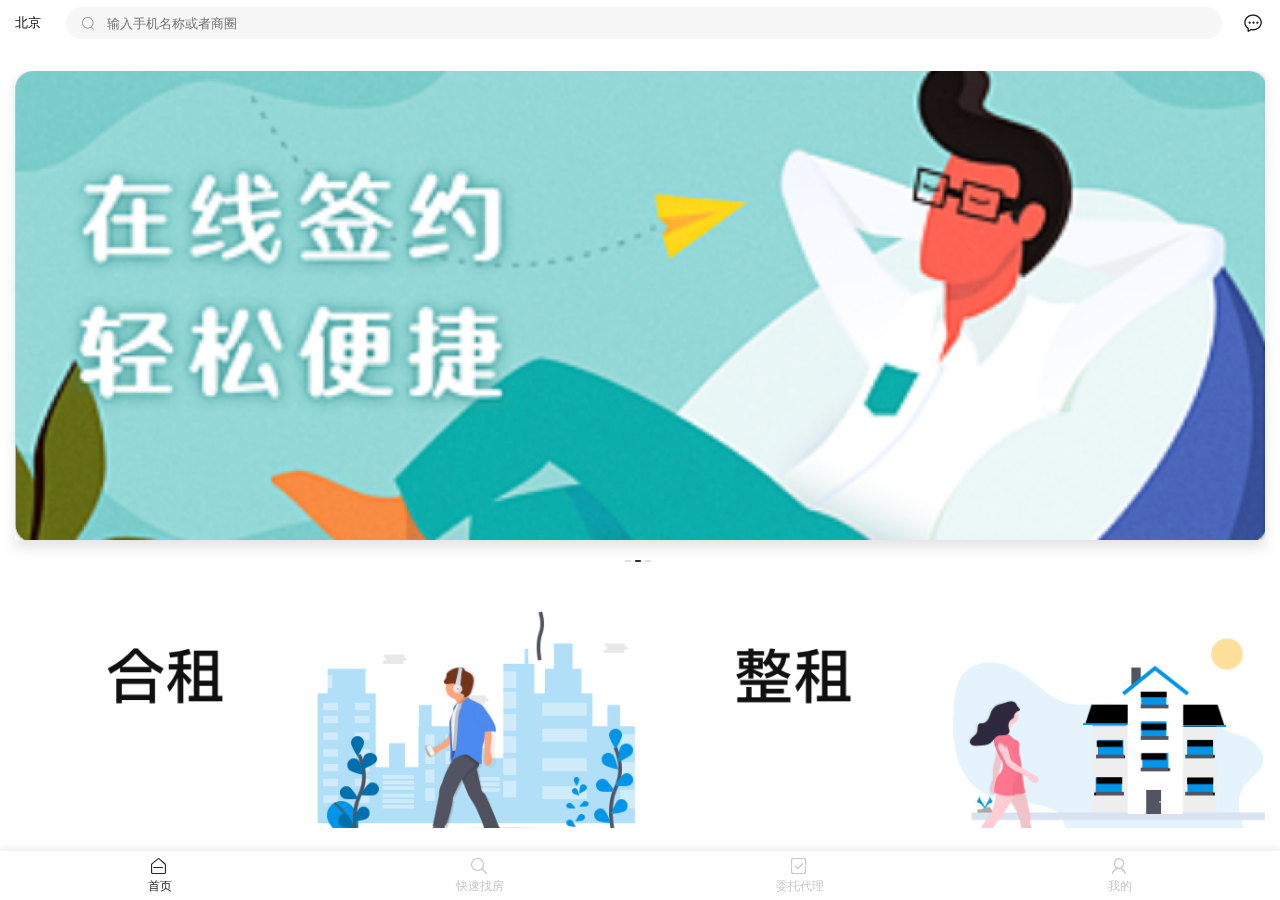
<file: index/index.html>
<!DOCTYPE html>
<html lang="en">
  <head>
    <meta charset="UTF-8" />
    <meta name="viewport" content="width=device-width, initial-scale=1.0" />
    <title>房产移动首页</title>
    <link rel="stylesheet" href="./css/normalize.css" />
    <link rel="stylesheet" href="./css/style.css?_v=20200610" />
    <link rel="stylesheet" href="./iconfont/iconfont.css" />
  </head>

  <body>
    <div class="header">
      <div class="header_place">北京</div>
      <div class="header_search">
        <div class="inputBox">
          <input type="text" placeholder="输入手机名称或者商圈" />
        </div>
      </div>
      <div class="header_news"></div>
    </div>
    <div class="scroll_box">
      <div class="banner">
        <div class="banner_img"><img src="./imgs/banner.png" alt="" /></div>
        <div class="dot_box">
          <span class="dot"></span>
          <span class="dot active"></span>
          <span class="dot"></span>
        </div>
      </div>
      <div class="nav">
        <div class="item nav_left"></div>
        <div class="item nav_right"></div>
      </div>
      <div class="discount">
        <div class="top">
          <span class="title">超级优惠</span>
          <span class="more"></span>
        </div>
        <div class="content">
          <div class="item">
            <img src="./imgs/content_tu_home_left@2x.png" alt="" />
            <div class="title">宝石花元</div>
            <div class="size">朝阳区-2室1厅-90㎡</div>
            <div class="price">¥7800元/月</div>
          </div>
          <div class="item">
            <img src="./imgs/content_tu_home_right@2x.png" alt="" />
            <div class="title">领袖新规度3号院</div>
            <div class="size">朝阳区-2室1厅-120㎡</div>
            <div class="price">¥5600元/月</div>
          </div>
        </div>
      </div>
      <div class="banner_center">
        <img src="./imgs/ggwei_home.png" alt="" />
      </div>
      <div class="recommend">
        <div class="recommend_top">
          <span class="title">为你推荐</span>
          <div class="rent_type">
            <span class="all">整租</span>
            <span class="notAll">合租</span>
          </div>
        </div>
        <div class="list">
          <div class="item">
            <div class="item_img">
              <img src="./imgs/home_list_tu1@2x.png" alt="" />
            </div>
            <div class="item_content">
              <h3 class="title">整租-保利家园7号院1号楼整租</h3>
              <p class="adress">朝阳区 | 2室1厅 | 90㎡</p>
              <p class="detail_adress">
                距5号线立水桥站1200米，13号线广西，距5号线立水桥站1200米，13号线广西
              </p>
              <p class="advantage"><span>独卫</span><span>含阳台</span></p>
              <p class="price"><span>¥7800 </span>元/月</p>
            </div>
          </div>
          <div class="item">
            <div class="item_img">
              <img src="./imgs/home_list_tu1@2x.png" alt="" />
            </div>
            <div class="item_content">
              <h3 class="title">整租-保利家园7号院1号楼整租</h3>
              <p class="adress">朝阳区 | 2室1厅 | 90㎡</p>
              <p class="detail_adress">
                距5号线立水桥站1200米，13号线广西，距5号线立水桥站1200米，13号线广西
              </p>
              <p class="advantage"><span>独卫</span><span>含阳台</span></p>
              <p class="price"><span>¥7800 </span>元/月</p>
            </div>
          </div>
          <div class="item">
            <div class="item_img">
              <img src="./imgs/home_list_tu1@2x.png" alt="" />
            </div>
            <div class="item_content">
              <h3 class="title">整租-保利家园7号院1号楼整租</h3>
              <p class="adress">朝阳区 | 2室1厅 | 90㎡</p>
              <p class="detail_adress">
                距5号线立水桥站1200米，13号线广西，距5号线立水桥站1200米，13号线广西
              </p>
              <p class="advantage"><span>独卫</span><span>含阳台</span></p>
              <p class="price"><span>¥7800 </span>元/月</p>
            </div>
          </div>
          <div class="item">
            <div class="item_img">
              <img src="./imgs/home_list_tu1@2x.png" alt="" />
            </div>
            <div class="item_content">
              <h3 class="title">整租-保利家园7号院1号楼整租</h3>
              <p class="adress">朝阳区 | 2室1厅 | 90㎡</p>
              <p class="detail_adress">
                距5号线立水桥站1200米，13号线广西，距5号线立水桥站1200米，13号线广西
              </p>
              <p class="advantage"><span>独卫</span><span>含阳台</span></p>
              <p class="price"><span>¥7800 </span>元/月</p>
            </div>
          </div>
          <div class="item">
            <div class="item_img">
              <img src="./imgs/home_list_tu1@2x.png" alt="" />
            </div>
            <div class="item_content">
              <h3 class="title">整租-保利家园7号院1号楼整租</h3>
              <p class="adress">朝阳区 | 2室1厅 | 90㎡</p>
              <p class="detail_adress">
                距5号线立水桥站1200米，13号线广西，距5号线立水桥站1200米，13号线广西
              </p>
              <p class="advantage"><span>独卫</span><span>含阳台</span></p>
              <p class="price"><span>¥7800 </span>元/月</p>
            </div>
          </div>
          <div class="item">
            <div class="item_img">
              <img src="./imgs/home_list_tu1@2x.png" alt="" />
            </div>
            <div class="item_content">
              <h3 class="title">整租-保利家园7号院1号楼整租</h3>
              <p class="adress">朝阳区 | 2室1厅 | 90㎡</p>
              <p class="detail_adress">
                距5号线立水桥站1200米，13号线广西，距5号线立水桥站1200米，13号线广西
              </p>
              <p class="advantage"><span>独卫</span><span>含阳台</span></p>
              <p class="price"><span>¥7800 </span>元/月</p>
            </div>
          </div>
        </div>
      </div>
      <div class="banner_bottom">
        <img src="./imgs/gushirukou_home.png" alt="" />
      </div>
    </div>
    <div class="footer">
      <div class="item active">
        <span class="iconfont icon-home"></span>
        <span class="msg">首页</span>
      </div>
      <div class="item">
        <span class="iconfont icon-search"></span>
        <span class="msg">快速找房</span>
      </div>
      <div class="item">
        <span class="iconfont icon-agent"></span>
        <span class="msg">委托代理</span>
      </div>
      <div class="item">
        <span class="iconfont icon-my"></span>
        <span class="msg">我的</span>
      </div>
    </div>
  </body>
</html>
</file>
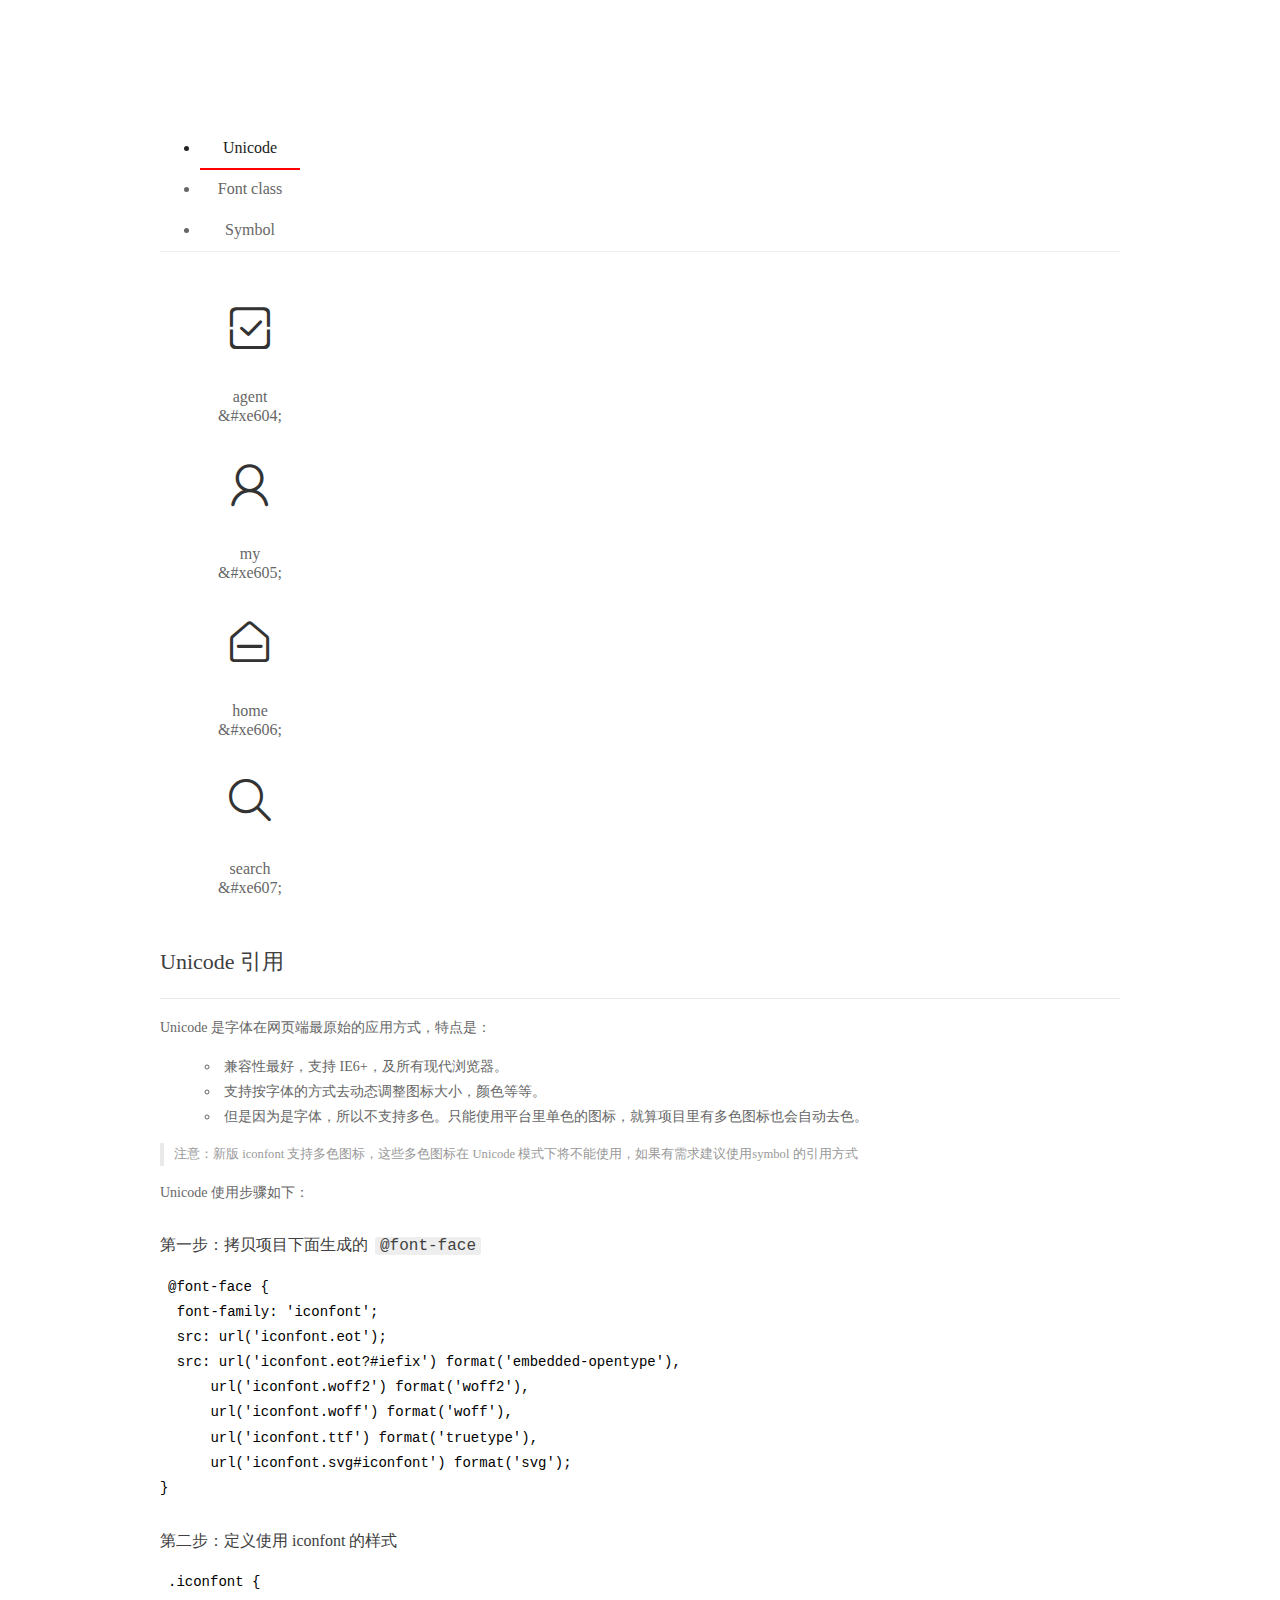
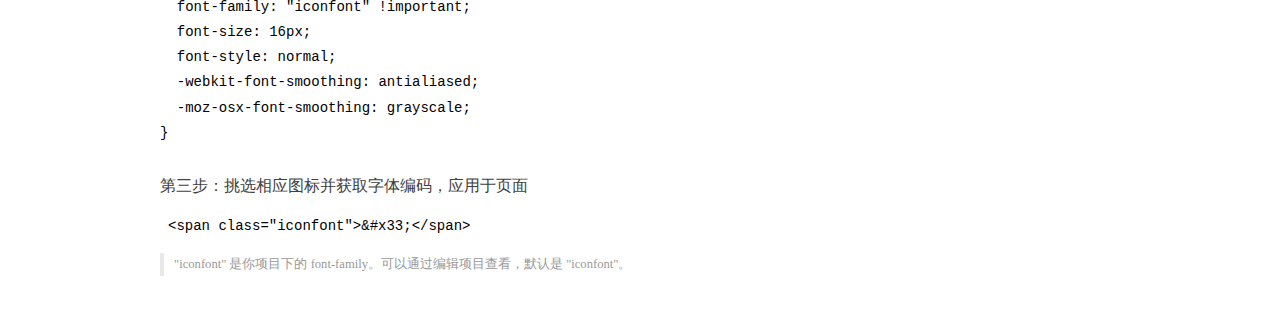
<file: index/iconfont/demo_index.html>
<!DOCTYPE html>
<html>
<head>
  <meta charset="utf-8"/>
  <title>IconFont Demo</title>
  <link rel="shortcut icon" href="https://img.alicdn.com/tps/i4/TB1_oz6GVXXXXaFXpXXJDFnIXXX-64-64.ico" type="image/x-icon"/>
  <link rel="stylesheet" href="https://g.alicdn.com/thx/cube/1.3.2/cube.min.css">
  <link rel="stylesheet" href="demo.css">
  <link rel="stylesheet" href="iconfont.css">
  <script src="iconfont.js"></script>
  <!-- jQuery -->
  <script src="https://a1.alicdn.com/oss/uploads/2018/12/26/7bfddb60-08e8-11e9-9b04-53e73bb6408b.js"></script>
  <!-- 代码高亮 -->
  <script src="https://a1.alicdn.com/oss/uploads/2018/12/26/a3f714d0-08e6-11e9-8a15-ebf944d7534c.js"></script>
</head>
<body>
  <div class="main">
    <h1 class="logo"><a href="https://www.iconfont.cn/" title="iconfont 首页" target="_blank">&#xe86b;</a></h1>
    <div class="nav-tabs">
      <ul id="tabs" class="dib-box">
        <li class="dib active"><span>Unicode</span></li>
        <li class="dib"><span>Font class</span></li>
        <li class="dib"><span>Symbol</span></li>
      </ul>
      
    </div>
    <div class="tab-container">
      <div class="content unicode" style="display: block;">
          <ul class="icon_lists dib-box">
          
            <li class="dib">
              <span class="icon iconfont">&#xe604;</span>
                <div class="name">agent</div>
                <div class="code-name">&amp;#xe604;</div>
              </li>
          
            <li class="dib">
              <span class="icon iconfont">&#xe605;</span>
                <div class="name">my</div>
                <div class="code-name">&amp;#xe605;</div>
              </li>
          
            <li class="dib">
              <span class="icon iconfont">&#xe606;</span>
                <div class="name">home</div>
                <div class="code-name">&amp;#xe606;</div>
              </li>
          
            <li class="dib">
              <span class="icon iconfont">&#xe607;</span>
                <div class="name">search</div>
                <div class="code-name">&amp;#xe607;</div>
              </li>
          
          </ul>
          <div class="article markdown">
          <h2 id="unicode-">Unicode 引用</h2>
          <hr>

          <p>Unicode 是字体在网页端最原始的应用方式，特点是：</p>
          <ul>
            <li>兼容性最好，支持 IE6+，及所有现代浏览器。</li>
            <li>支持按字体的方式去动态调整图标大小，颜色等等。</li>
            <li>但是因为是字体，所以不支持多色。只能使用平台里单色的图标，就算项目里有多色图标也会自动去色。</li>
          </ul>
          <blockquote>
            <p>注意：新版 iconfont 支持多色图标，这些多色图标在 Unicode 模式下将不能使用，如果有需求建议使用symbol 的引用方式</p>
          </blockquote>
          <p>Unicode 使用步骤如下：</p>
          <h3 id="-font-face">第一步：拷贝项目下面生成的 <code>@font-face</code></h3>
<pre><code class="language-css"
>@font-face {
  font-family: 'iconfont';
  src: url('iconfont.eot');
  src: url('iconfont.eot?#iefix') format('embedded-opentype'),
      url('iconfont.woff2') format('woff2'),
      url('iconfont.woff') format('woff'),
      url('iconfont.ttf') format('truetype'),
      url('iconfont.svg#iconfont') format('svg');
}
</code></pre>
          <h3 id="-iconfont-">第二步：定义使用 iconfont 的样式</h3>
<pre><code class="language-css"
>.iconfont {
  font-family: "iconfont" !important;
  font-size: 16px;
  font-style: normal;
  -webkit-font-smoothing: antialiased;
  -moz-osx-font-smoothing: grayscale;
}
</code></pre>
          <h3 id="-">第三步：挑选相应图标并获取字体编码，应用于页面</h3>
<pre>
<code class="language-html"
>&lt;span class="iconfont"&gt;&amp;#x33;&lt;/span&gt;
</code></pre>
          <blockquote>
            <p>"iconfont" 是你项目下的 font-family。可以通过编辑项目查看，默认是 "iconfont"。</p>
          </blockquote>
          </div>
      </div>
      <div class="content font-class">
        <ul class="icon_lists dib-box">
          
          <li class="dib">
            <span class="icon iconfont icon-agent"></span>
            <div class="name">
              agent
            </div>
            <div class="code-name">.icon-agent
            </div>
          </li>
          
          <li class="dib">
            <span class="icon iconfont icon-my"></span>
            <div class="name">
              my
            </div>
            <div class="code-name">.icon-my
            </div>
          </li>
          
          <li class="dib">
            <span class="icon iconfont icon-home"></span>
            <div class="name">
              home
            </div>
            <div class="code-name">.icon-home
            </div>
          </li>
          
          <li class="dib">
            <span class="icon iconfont icon-search"></span>
            <div class="name">
              search
            </div>
            <div class="code-name">.icon-search
            </div>
          </li>
          
        </ul>
        <div class="article markdown">
        <h2 id="font-class-">font-class 引用</h2>
        <hr>

        <p>font-class 是 Unicode 使用方式的一种变种，主要是解决 Unicode 书写不直观，语意不明确的问题。</p>
        <p>与 Unicode 使用方式相比，具有如下特点：</p>
        <ul>
          <li>兼容性良好，支持 IE8+，及所有现代浏览器。</li>
          <li>相比于 Unicode 语意明确，书写更直观。可以很容易分辨这个 icon 是什么。</li>
          <li>因为使用 class 来定义图标，所以当要替换图标时，只需要修改 class 里面的 Unicode 引用。</li>
          <li>不过因为本质上还是使用的字体，所以多色图标还是不支持的。</li>
        </ul>
        <p>使用步骤如下：</p>
        <h3 id="-fontclass-">第一步：引入项目下面生成的 fontclass 代码：</h3>
<pre><code class="language-html">&lt;link rel="stylesheet" href="./iconfont.css"&gt;
</code></pre>
        <h3 id="-">第二步：挑选相应图标并获取类名，应用于页面：</h3>
<pre><code class="language-html">&lt;span class="iconfont icon-xxx"&gt;&lt;/span&gt;
</code></pre>
        <blockquote>
          <p>"
            iconfont" 是你项目下的 font-family。可以通过编辑项目查看，默认是 "iconfont"。</p>
        </blockquote>
      </div>
      </div>
      <div class="content symbol">
          <ul class="icon_lists dib-box">
          
            <li class="dib">
                <svg class="icon svg-icon" aria-hidden="true">
                  <use xlink:href="#icon-agent"></use>
                </svg>
                <div class="name">agent</div>
                <div class="code-name">#icon-agent</div>
            </li>
          
            <li class="dib">
                <svg class="icon svg-icon" aria-hidden="true">
                  <use xlink:href="#icon-my"></use>
                </svg>
                <div class="name">my</div>
                <div class="code-name">#icon-my</div>
            </li>
          
            <li class="dib">
                <svg class="icon svg-icon" aria-hidden="true">
                  <use xlink:href="#icon-home"></use>
                </svg>
                <div class="name">home</div>
                <div class="code-name">#icon-home</div>
            </li>
          
            <li class="dib">
                <svg class="icon svg-icon" aria-hidden="true">
                  <use xlink:href="#icon-search"></use>
                </svg>
                <div class="name">search</div>
                <div class="code-name">#icon-search</div>
            </li>
          
          </ul>
          <div class="article markdown">
          <h2 id="symbol-">Symbol 引用</h2>
          <hr>

          <p>这是一种全新的使用方式，应该说这才是未来的主流，也是平台目前推荐的用法。相关介绍可以参考这篇<a href="">文章</a>
            这种用法其实是做了一个 SVG 的集合，与另外两种相比具有如下特点：</p>
          <ul>
            <li>支持多色图标了，不再受单色限制。</li>
            <li>通过一些技巧，支持像字体那样，通过 <code>font-size</code>, <code>color</code> 来调整样式。</li>
            <li>兼容性较差，支持 IE9+，及现代浏览器。</li>
            <li>浏览器渲染 SVG 的性能一般，还不如 png。</li>
          </ul>
          <p>使用步骤如下：</p>
          <h3 id="-symbol-">第一步：引入项目下面生成的 symbol 代码：</h3>
<pre><code class="language-html">&lt;script src="./iconfont.js"&gt;&lt;/script&gt;
</code></pre>
          <h3 id="-css-">第二步：加入通用 CSS 代码（引入一次就行）：</h3>
<pre><code class="language-html">&lt;style&gt;
.icon {
  width: 1em;
  height: 1em;
  vertical-align: -0.15em;
  fill: currentColor;
  overflow: hidden;
}
&lt;/style&gt;
</code></pre>
          <h3 id="-">第三步：挑选相应图标并获取类名，应用于页面：</h3>
<pre><code class="language-html">&lt;svg class="icon" aria-hidden="true"&gt;
  &lt;use xlink:href="#icon-xxx"&gt;&lt;/use&gt;
&lt;/svg&gt;
</code></pre>
          </div>
      </div>

    </div>
  </div>
  <script>
  $(document).ready(function () {
      $('.tab-container .content:first').show()

      $('#tabs li').click(function (e) {
        var tabContent = $('.tab-container .content')
        var index = $(this).index()

        if ($(this).hasClass('active')) {
          return
        } else {
          $('#tabs li').removeClass('active')
          $(this).addClass('active')

          tabContent.hide().eq(index).fadeIn()
        }
      })
    })
  </script>
</body>
</html>
</file>
<file: index/css/style.css>
.header {
  position: fixed;
  top: 0;
  width: 100%;
  height: 46px;
  display: flex;
}
.header .header_place {
  width: 66px;
  height: 46px;
  padding-left: 15px;
  line-height: 46px;
  color: #101010;
  font-size: 13px;
}
.header .header_search {
  flex: 1;
  display: flex;
  align-items: center;
}
.header .header_search .inputBox {
  width: 100%;
  height: 32px;
  padding-left: 39px;
  padding-top: 6px;
  background: url('../icons/header_search.png') no-repeat;
  background-size: 12px 13px;
  background-position: 16px center;
  background-color: #f7f7f7;
  border-radius: 16px;
}
.header .header_search .inputBox input::-webkit-input-placeholder {
  font-size: 13px;
}
.header .header_news {
  width: 58px;
  height: 46px;
  background: url('../icons/header_news.png') no-repeat;
  background-size: 18px 18px;
  background-position: 22px center;
}
.scroll_box {
  position: fixed;
  top: 46px;
  bottom: 49px;
  width: 100%;
  overflow-y: auto;
  -webkit-overflow-scrolling: touch;
  padding: 15px;
}
.scroll_box .banner {
  margin-top: 10px;
}
.scroll_box .banner .banner_img {
  box-shadow: 0 8px 12px 0 #e5e5e5;
}
.scroll_box .banner .dot_box {
  margin-top: 20px;
  display: flex;
  justify-content: center;
}
.scroll_box .banner .dot_box .dot {
  width: 6px;
  height: 2px;
  margin-right: 4px;
  background: url('../icons/lunbo_default.png') no-repeat;
  background-size: 100%;
}
.scroll_box .banner .dot_box .dot.active {
  background-image: url('../icons/lunbo_active.png');
}
.scroll_box .nav {
  margin-top: 24px;
  display: flex;
  justify-content: space-between;
}
.scroll_box .nav .item {
  width: calc((100% - 10px)/2);
  height: 18.9333vw;
  background-size: 100%;
  background-repeat: no-repeat;
}
.scroll_box .nav .item.nav_left {
  background-image: url('../icons/nav_1.png');
}
.scroll_box .nav .item.nav_right {
  background-image: url('../icons/nav_2.png');
}
.scroll_box .discount {
  margin-top: 20px;
}
.scroll_box .discount .top {
  height: 26px;
  display: flex;
  justify-content: space-between;
  align-items: center;
}
.scroll_box .discount .top .title {
  font-size: 19px;
  color: #101010;
  font-weight: 600;
}
.scroll_box .discount .top .more {
  width: 8px;
  height: 14px;
  background: url(../icons/content_icon_next.png);
  background-repeat: no-repeat;
  background-size: 100%;
}
.scroll_box .discount .content {
  margin-top: 20px;
  display: flex;
  justify-content: space-between;
  flex-wrap: wrap;
}
.scroll_box .discount .content .item {
  width: 50%;
  margin-bottom: 20px;
}
.scroll_box .discount .content .item:nth-of-type(2n+1) {
  padding-right: 5px;
}
.scroll_box .discount .content .item:nth-of-type(2n) {
  padding-left: 5px;
}
.scroll_box .discount .content .item .title {
  margin-top: 10px;
  font-size: 14px;
  color: #101010;
}
.scroll_box .discount .content .item .size {
  margin-top: 8px;
  font-size: 11px;
  color: #999999;
}
.scroll_box .discount .content .item .price {
  margin-top: 10px;
  font-size: 13px;
  color: #f39800;
}
.scroll_box .recommend {
  margin-top: 20px;
}
.scroll_box .recommend .recommend_top {
  height: 26px;
  display: flex;
  justify-content: space-between;
  align-items: center;
}
.scroll_box .recommend .recommend_top .title {
  font-size: 19px;
  color: #101010;
  font-weight: 600;
}
.scroll_box .recommend .recommend_top .rent_type {
  color: #999999;
  font-size: 13px;
}
.scroll_box .recommend .recommend_top .rent_type .notAll {
  margin-left: 20px;
}
.scroll_box .recommend .list {
  margin-top: 20px;
}
.scroll_box .recommend .list .item {
  margin-bottom: 24px;
  display: flex;
}
.scroll_box .recommend .list .item_img {
  flex: 1;
  margin-right: 15px;
}
.scroll_box .recommend .list .item_content {
  flex: 2;
  overflow: hidden;
}
.scroll_box .recommend .list .item_content .title {
  padding: 0;
  margin: 0;
  font-size: 14px;
  color: #101010;
}
.scroll_box .recommend .list .item_content .adress {
  margin-top: 8px;
  color: #999999;
  font-size: 11px;
}
.scroll_box .recommend .list .item_content .detail_adress {
  margin-top: 8px;
  color: #999999;
  font-size: 11px;
  overflow: hidden;
  text-overflow: ellipsis;
  white-space: nowrap;
}
.scroll_box .recommend .list .item_content .advantage {
  margin-top: 8px;
}
.scroll_box .recommend .list .item_content .advantage span {
  margin-right: 12px;
  font-size: 11px;
  padding: 2px 12px;
  border-radius: 4px;
  border: 1px solid #cfcfcf;
}
.scroll_box .recommend .list .item_content .price {
  margin-top: 8px;
  color: #F39800;
  font-size: 12px;
}
.scroll_box .recommend .list .item_content .price span {
  font-weight: 700;
  font-size: 14px;
}
.footer {
  position: fixed;
  bottom: 0;
  width: 100%;
  height: 49px;
  display: flex;
  box-shadow: 0px -3px 6px 0px rgba(236, 234, 234, 0.8);
}
.footer .item {
  flex: 1;
  display: flex;
  flex-direction: column;
  justify-content: center;
  align-items: center;
  color: #C7C7C7;
}
.footer .item .iconfont {
  width: 18px;
  height: 19px;
}
.footer .item .msg {
  margin-top: 4px;
  font-size: 12px;
}
.footer .item.active {
  color: #242424;
}
</file>
<file: index/iconfont/iconfont.css>
@font-face {font-family: "iconfont";
  src: url('iconfont.eot?t=1591754277751'); /* IE9 */
  src: url('iconfont.eot?t=1591754277751#iefix') format('embedded-opentype'), /* IE6-IE8 */
  url('[data-uri]') format('woff2'),
  url('iconfont.woff?t=1591754277751') format('woff'),
  url('iconfont.ttf?t=1591754277751') format('truetype'), /* chrome, firefox, opera, Safari, Android, iOS 4.2+ */
  url('iconfont.svg?t=1591754277751#iconfont') format('svg'); /* iOS 4.1- */
}

.iconfont {
  font-family: "iconfont" !important;
  font-size: 16px;
  font-style: normal;
  -webkit-font-smoothing: antialiased;
  -moz-osx-font-smoothing: grayscale;
}

.icon-agent:before {
  content: "\e604";
}

.icon-my:before {
  content: "\e605";
}

.icon-home:before {
  content: "\e606";
}

.icon-search:before {
  content: "\e607";
}
</file>
<file: index/iconfont/demo.css>
/* Logo 字体 */
@font-face {
  font-family: "iconfont logo";
  src: url('https://at.alicdn.com/t/font_985780_km7mi63cihi.eot?t=1545807318834');
  src: url('https://at.alicdn.com/t/font_985780_km7mi63cihi.eot?t=1545807318834#iefix') format('embedded-opentype'),
    url('https://at.alicdn.com/t/font_985780_km7mi63cihi.woff?t=1545807318834') format('woff'),
    url('https://at.alicdn.com/t/font_985780_km7mi63cihi.ttf?t=1545807318834') format('truetype'),
    url('https://at.alicdn.com/t/font_985780_km7mi63cihi.svg?t=1545807318834#iconfont') format('svg');
}

.logo {
  font-family: "iconfont logo";
  font-size: 160px;
  font-style: normal;
  -webkit-font-smoothing: antialiased;
  -moz-osx-font-smoothing: grayscale;
}

/* tabs */
.nav-tabs {
  position: relative;
}

.nav-tabs .nav-more {
  position: absolute;
  right: 0;
  bottom: 0;
  height: 42px;
  line-height: 42px;
  color: #666;
}

#tabs {
  border-bottom: 1px solid #eee;
}

#tabs li {
  cursor: pointer;
  width: 100px;
  height: 40px;
  line-height: 40px;
  text-align: center;
  font-size: 16px;
  border-bottom: 2px solid transparent;
  position: relative;
  z-index: 1;
  margin-bottom: -1px;
  color: #666;
}


#tabs .active {
  border-bottom-color: #f00;
  color: #222;
}

.tab-container .content {
  display: none;
}

/* 页面布局 */
.main {
  padding: 30px 100px;
  width: 960px;
  margin: 0 auto;
}

.main .logo {
  color: #333;
  text-align: left;
  margin-bottom: 30px;
  line-height: 1;
  height: 110px;
  margin-top: -50px;
  overflow: hidden;
  *zoom: 1;
}

.main .logo a {
  font-size: 160px;
  color: #333;
}

.helps {
  margin-top: 40px;
}

.helps pre {
  padding: 20px;
  margin: 10px 0;
  border: solid 1px #e7e1cd;
  background-color: #fffdef;
  overflow: auto;
}

.icon_lists {
  width: 100% !important;
  overflow: hidden;
  *zoom: 1;
}

.icon_lists li {
  width: 100px;
  margin-bottom: 10px;
  margin-right: 20px;
  text-align: center;
  list-style: none !important;
  cursor: default;
}

.icon_lists li .code-name {
  line-height: 1.2;
}

.icon_lists .icon {
  display: block;
  height: 100px;
  line-height: 100px;
  font-size: 42px;
  margin: 10px auto;
  color: #333;
  -webkit-transition: font-size 0.25s linear, width 0.25s linear;
  -moz-transition: font-size 0.25s linear, width 0.25s linear;
  transition: font-size 0.25s linear, width 0.25s linear;
}

.icon_lists .icon:hover {
  font-size: 100px;
}

.icon_lists .svg-icon {
  /* 通过设置 font-size 来改变图标大小 */
  width: 1em;
  /* 图标和文字相邻时，垂直对齐 */
  vertical-align: -0.15em;
  /* 通过设置 color 来改变 SVG 的颜色/fill */
  fill: currentColor;
  /* path 和 stroke 溢出 viewBox 部分在 IE 下会显示
      normalize.css 中也包含这行 */
  overflow: hidden;
}

.icon_lists li .name,
.icon_lists li .code-name {
  color: #666;
}

/* markdown 样式 */
.markdown {
  color: #666;
  font-size: 14px;
  line-height: 1.8;
}

.highlight {
  line-height: 1.5;
}

.markdown img {
  vertical-align: middle;
  max-width: 100%;
}

.markdown h1 {
  color: #404040;
  font-weight: 500;
  line-height: 40px;
  margin-bottom: 24px;
}

.markdown h2,
.markdown h3,
.markdown h4,
.markdown h5,
.markdown h6 {
  color: #404040;
  margin: 1.6em 0 0.6em 0;
  font-weight: 500;
  clear: both;
}

.markdown h1 {
  font-size: 28px;
}

.markdown h2 {
  font-size: 22px;
}

.markdown h3 {
  font-size: 16px;
}

.markdown h4 {
  font-size: 14px;
}

.markdown h5 {
  font-size: 12px;
}

.markdown h6 {
  font-size: 12px;
}

.markdown hr {
  height: 1px;
  border: 0;
  background: #e9e9e9;
  margin: 16px 0;
  clear: both;
}

.markdown p {
  margin: 1em 0;
}

.markdown>p,
.markdown>blockquote,
.markdown>.highlight,
.markdown>ol,
.markdown>ul {
  width: 80%;
}

.markdown ul>li {
  list-style: circle;
}

.markdown>ul li,
.markdown blockquote ul>li {
  margin-left: 20px;
  padding-left: 4px;
}

.markdown>ul li p,
.markdown>ol li p {
  margin: 0.6em 0;
}

.markdown ol>li {
  list-style: decimal;
}

.markdown>ol li,
.markdown blockquote ol>li {
  margin-left: 20px;
  padding-left: 4px;
}

.markdown code {
  margin: 0 3px;
  padding: 0 5px;
  background: #eee;
  border-radius: 3px;
}

.markdown strong,
.markdown b {
  font-weight: 600;
}

.markdown>table {
  border-collapse: collapse;
  border-spacing: 0px;
  empty-cells: show;
  border: 1px solid #e9e9e9;
  width: 95%;
  margin-bottom: 24px;
}

.markdown>table th {
  white-space: nowrap;
  color: #333;
  font-weight: 600;
}

.markdown>table th,
.markdown>table td {
  border: 1px solid #e9e9e9;
  padding: 8px 16px;
  text-align: left;
}

.markdown>table th {
  background: #F7F7F7;
}

.markdown blockquote {
  font-size: 90%;
  color: #999;
  border-left: 4px solid #e9e9e9;
  padding-left: 0.8em;
  margin: 1em 0;
}

.markdown blockquote p {
  margin: 0;
}

.markdown .anchor {
  opacity: 0;
  transition: opacity 0.3s ease;
  margin-left: 8px;
}

.markdown .waiting {
  color: #ccc;
}

.markdown h1:hover .anchor,
.markdown h2:hover .anchor,
.markdown h3:hover .anchor,
.markdown h4:hover .anchor,
.markdown h5:hover .anchor,
.markdown h6:hover .anchor {
  opacity: 1;
  display: inline-block;
}

.markdown>br,
.markdown>p>br {
  clear: both;
}


.hljs {
  display: block;
  background: white;
  padding: 0.5em;
  color: #333333;
  overflow-x: auto;
}

.hljs-comment,
.hljs-meta {
  color: #969896;
}

.hljs-string,
.hljs-variable,
.hljs-template-variable,
.hljs-strong,
.hljs-emphasis,
.hljs-quote {
  color: #df5000;
}

.hljs-keyword,
.hljs-selector-tag,
.hljs-type {
  color: #a71d5d;
}

.hljs-literal,
.hljs-symbol,
.hljs-bullet,
.hljs-attribute {
  color: #0086b3;
}

.hljs-section,
.hljs-name {
  color: #63a35c;
}

.hljs-tag {
  color: #333333;
}

.hljs-title,
.hljs-attr,
.hljs-selector-id,
.hljs-selector-class,
.hljs-selector-attr,
.hljs-selector-pseudo {
  color: #795da3;
}

.hljs-addition {
  color: #55a532;
  background-color: #eaffea;
}

.hljs-deletion {
  color: #bd2c00;
  background-color: #ffecec;
}

.hljs-link {
  text-decoration: underline;
}

/* 代码高亮 */
/* PrismJS 1.15.0
https://prismjs.com/download.html#themes=prism&languages=markup+css+clike+javascript */
/**
 * prism.js default theme for JavaScript, CSS and HTML
 * Based on dabblet (http://dabblet.com)
 * @author Lea Verou
 */
code[class*="language-"],
pre[class*="language-"] {
  color: black;
  background: none;
  text-shadow: 0 1px white;
  font-family: Consolas, Monaco, 'Andale Mono', 'Ubuntu Mono', monospace;
  text-align: left;
  white-space: pre;
  word-spacing: normal;
  word-break: normal;
  word-wrap: normal;
  line-height: 1.5;

  -moz-tab-size: 4;
  -o-tab-size: 4;
  tab-size: 4;

  -webkit-hyphens: none;
  -moz-hyphens: none;
  -ms-hyphens: none;
  hyphens: none;
}

pre[class*="language-"]::-moz-selection,
pre[class*="language-"] ::-moz-selection,
code[class*="language-"]::-moz-selection,
code[class*="language-"] ::-moz-selection {
  text-shadow: none;
  background: #b3d4fc;
}

pre[class*="language-"]::selection,
pre[class*="language-"] ::selection,
code[class*="language-"]::selection,
code[class*="language-"] ::selection {
  text-shadow: none;
  background: #b3d4fc;
}

@media print {

  code[class*="language-"],
  pre[class*="language-"] {
    text-shadow: none;
  }
}

/* Code blocks */
pre[class*="language-"] {
  padding: 1em;
  margin: .5em 0;
  overflow: auto;
}

:not(pre)>code[class*="language-"],
pre[class*="language-"] {
  background: #f5f2f0;
}

/* Inline code */
:not(pre)>code[class*="language-"] {
  padding: .1em;
  border-radius: .3em;
  white-space: normal;
}

.token.comment,
.token.prolog,
.token.doctype,
.token.cdata {
  color: slategray;
}

.token.punctuation {
  color: #999;
}

.namespace {
  opacity: .7;
}

.token.property,
.token.tag,
.token.boolean,
.token.number,
.token.constant,
.token.symbol,
.token.deleted {
  color: #905;
}

.token.selector,
.token.attr-name,
.token.string,
.token.char,
.token.builtin,
.token.inserted {
  color: #690;
}

.token.operator,
.token.entity,
.token.url,
.language-css .token.string,
.style .token.string {
  color: #9a6e3a;
  background: hsla(0, 0%, 100%, .5);
}

.token.atrule,
.token.attr-value,
.token.keyword {
  color: #07a;
}

.token.function,
.token.class-name {
  color: #DD4A68;
}

.token.regex,
.token.important,
.token.variable {
  color: #e90;
}

.token.important,
.token.bold {
  font-weight: bold;
}

.token.italic {
  font-style: italic;
}

.token.entity {
  cursor: help;
}
</file>
